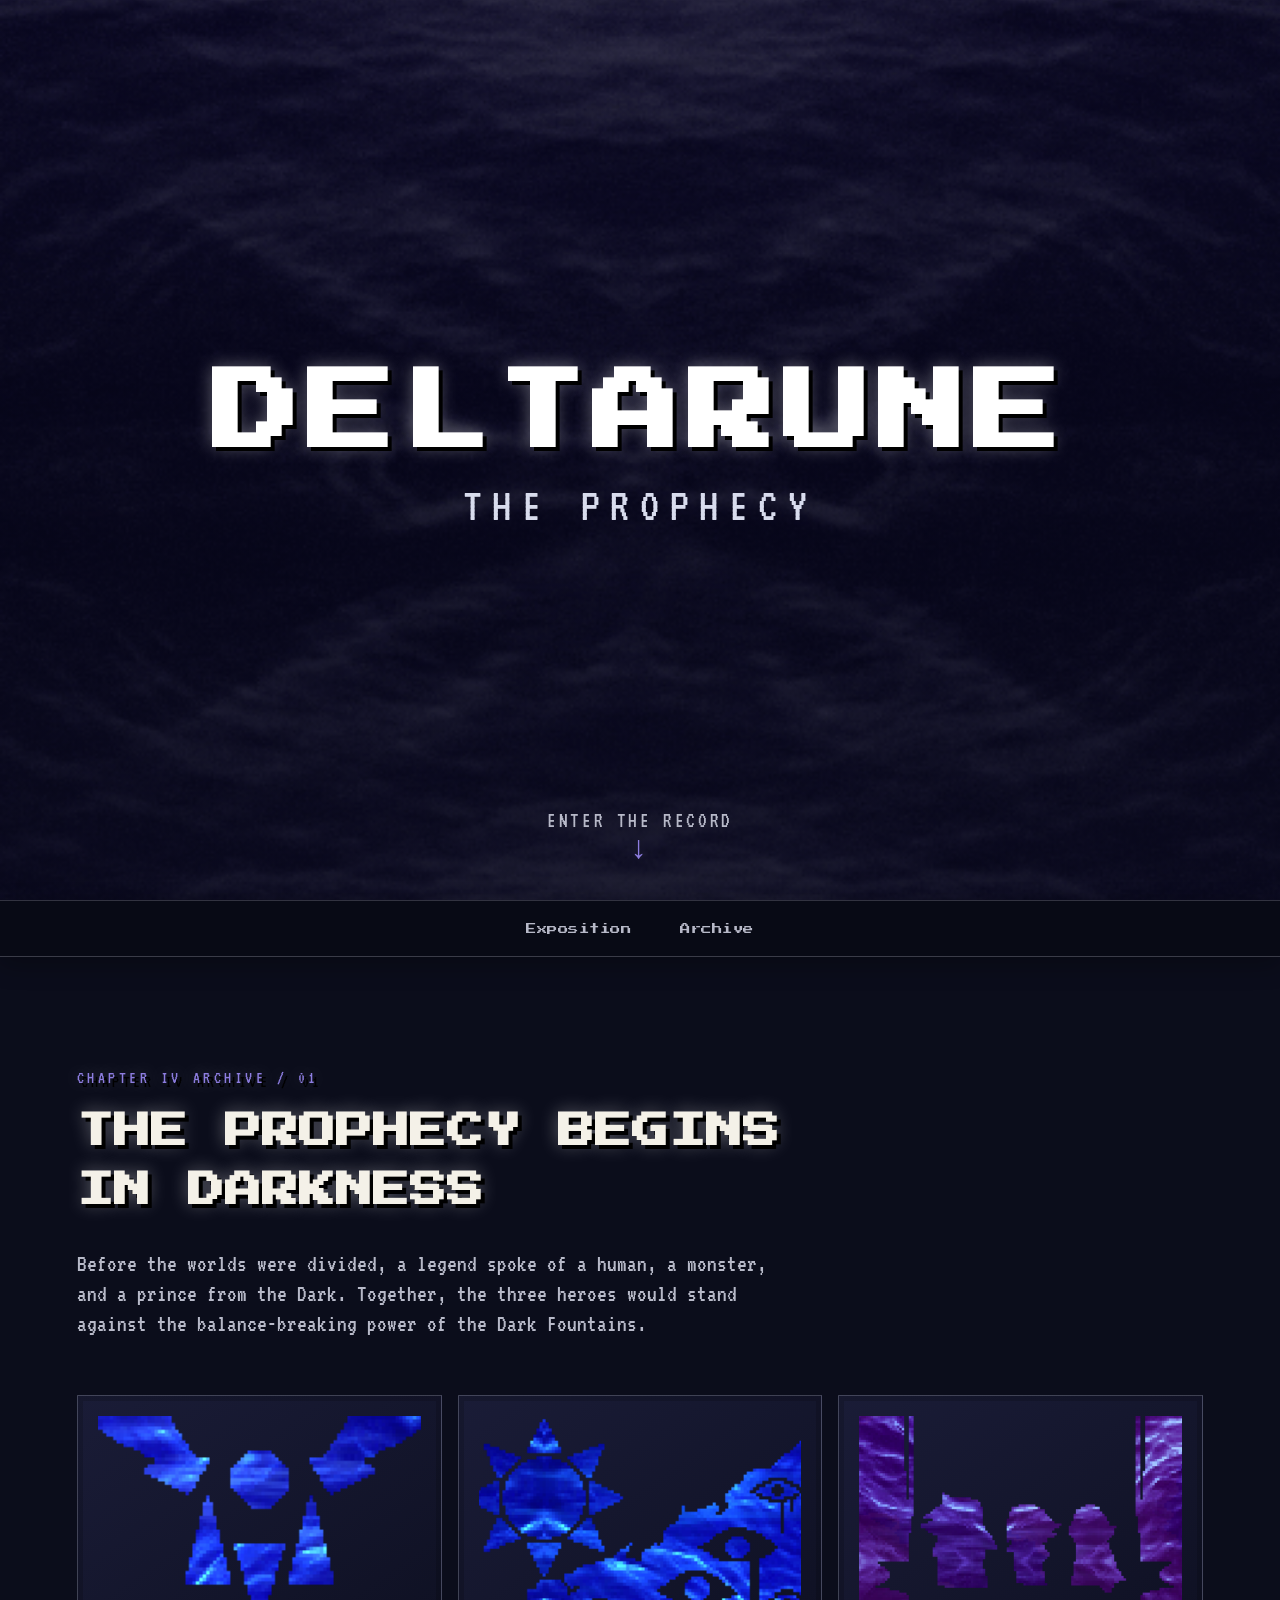
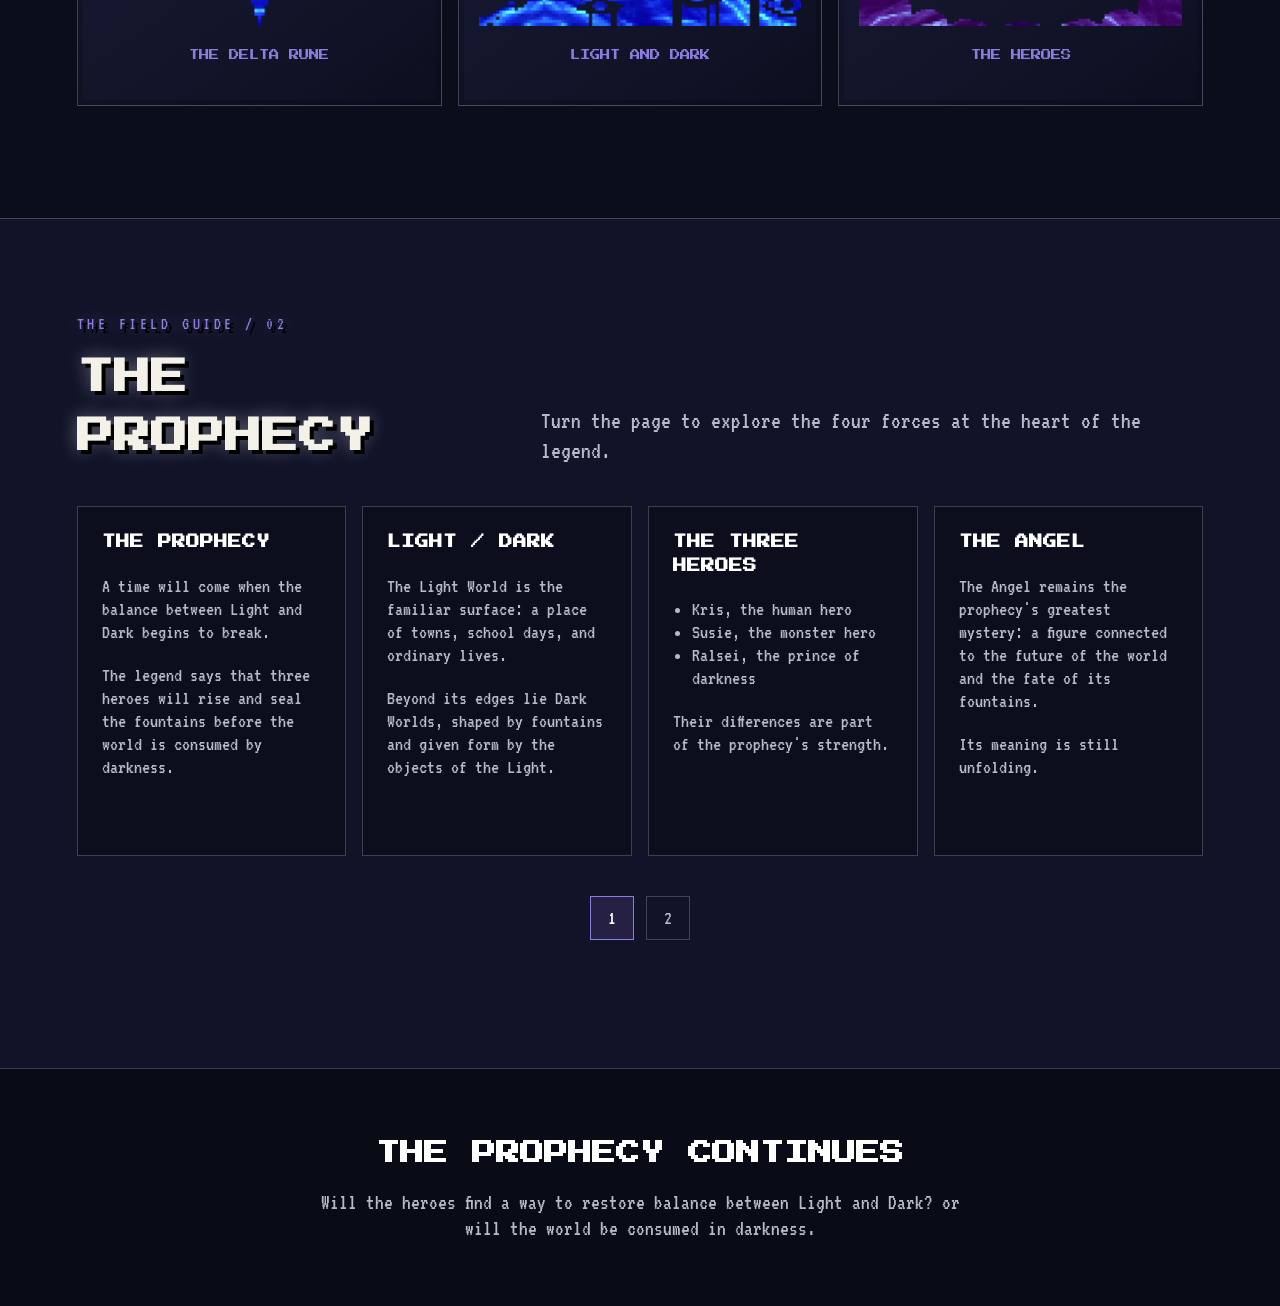
<file: Deltarune.html>
<!doctype html>
<html lang="en">
<head>
  <meta charset="UTF-8">
  <meta name="viewport" content="width=device-width, initial-scale=1.0">
  <title>Deltarune | The Prophecy</title>
  <link rel="preconnect" href="https://fonts.googleapis.com">
  <link rel="preconnect" href="https://fonts.gstatic.com" crossorigin>
  <link href="https://fonts.googleapis.com/css2?family=Press+Start+2P&family=VT323&display=swap" rel="stylesheet">
  <style>
    :root {
      background: #090b16;
      --ink: #f4f1e8;
      --muted: #b7b9c8;
      --violet: #8d7de0;
      --violet-dark: #252044;
      --panel: rgba(12, 13, 29, 0.86);
      --line: rgba(216, 220, 237, 0.24);
    }

    * {
      box-sizing: border-box;
    }

    body {
      margin: 0;
      min-height: 100vh;
      color: var(--ink);
      background: #090b16;
      font-family: 'VT323', monospace;
      font-size: 1.25rem;
    }

    .deltarune-hero {
      min-height: 100vh;
      display: flex;
      align-items: center;
      justify-content: center;
      text-align: center;
      background-image:
        linear-gradient(rgba(9, 11, 22, 0.45), rgba(9, 11, 22, 0.65)),
        url("IMAGE%20DEPTH.gif");
      background-size: cover;
      background-position: center;
      background-repeat: no-repeat;
    }

    .deltarune-title {
      margin: 0;
      color: #ffffff;
      font-family: 'Press Start 2P', monospace;
      font-size: clamp(2rem, 7vw, 5.5rem);
      letter-spacing: 0.08em;
      text-shadow: 4px 4px 0 #000000, 0 0 18px rgba(255, 255, 255, 0.35);
    }

    .deltarune-subtitle {
      margin: 1.5rem 0 0;
      color: #d8dced;
      font-family: 'VT323', monospace;
      font-size: clamp(1.75rem, 4vw, 3rem);
      letter-spacing: 0.22em;
    }

    .scroll-cue {
      position: absolute;
      bottom: 2rem;
      left: 50%;
      color: var(--muted);
      font-size: 1.35rem;
      letter-spacing: 0.12em;
      text-decoration: none;
      transform: translateX(-50%);
    }

    .scroll-cue::after {
      content: '↓';
      display: block;
      color: var(--violet);
      font-size: 2rem;
      text-align: center;
    }

    .deltarune-nav {
      position: sticky;
      top: 0;
      z-index: 10;
      border-top: 1px solid rgba(216, 220, 237, 0.2);
      border-bottom: 1px solid var(--line);
      background: rgba(9, 11, 22, 0.9);
      box-shadow: 0 8px 24px rgba(0, 0, 0, 0.28);
      backdrop-filter: blur(8px);
    }

    .deltarune-nav ul {
      width: min(1150px, 100%);
      display: flex;
      justify-content: center;
      gap: 0.75rem;
      margin: 0 auto;
      padding: 0.75rem 1.25rem;
      list-style: none;
    }

    .deltarune-nav a {
      display: block;
      padding: 0.6rem 1.1rem;
      border: 1px solid transparent;
      color: var(--muted);
      font-family: 'Press Start 2P', monospace;
      font-size: 0.65rem;
      letter-spacing: 0.05em;
      text-decoration: none;
      transition: color 0.25s ease, border-color 0.25s ease, background 0.25s ease;
    }

    .deltarune-nav a:hover,
    .deltarune-nav a:focus-visible {
      border-color: var(--violet);
      background: var(--violet-dark);
      color: #ffffff;
      outline: none;
    }

    .story-section {
      padding: 7rem clamp(1.25rem, 6vw, 7rem);
      background: #0b0d1b;
    }

    .story-intro,
    .archive-header,
    .archive-page {
      width: min(1150px, 100%);
      margin: 0 auto;
    }

    .eyebrow {
      margin: 0 0 1rem;
      color: var(--violet);
      font-size: 1.1rem;
      letter-spacing: 0.2em;
      text-transform: uppercase;
      text-shadow: 4px 4px 0 #000000, 0 0 18px rgba(255, 255, 255, 0.35);
    }

    .section-heading {
      max-width: 760px;
      margin: 0;
      font-family: 'Press Start 2P', monospace;
      font-size: clamp(1.3rem, 3vw, 2.3rem);
      line-height: 1.6;
      text-shadow: 4px 4px 0 #000000, 0 0 18px rgba(255, 255, 255, 0.35);
    }

    .story-copy {
      max-width: 700px;
      margin: 1.75rem 0 0;
      color: var(--muted);
      font-size: 1.5rem;
      line-height: 1.25;
    }

    .panel-row {
      display: grid;
      grid-template-columns: repeat(3, 1fr);
      gap: 1rem;
      margin-top: 3.5rem;
    }

    .chapter-panel {
      min-height: 210px;
      overflow: hidden;
      padding: 0;
      display: grid;
      place-items: center;
      padding: 1.25rem;
      border: 1px solid var(--line);
      background: linear-gradient(145deg, #1a1c37, #0d0f20);
      color: #777b9e;
      text-align: center;
      box-shadow: inset 0 0 0 5px rgba(0, 0, 0, 0.16);
    }

    .chapter-panel img {
      width: 100%;
      height: 100%;
      min-height: 210px;
      display: block;
      object-fit: cover;
      transition: transform 0.3s ease, filter 0.3s ease;
    }

    .chapter-panel:hover img {
      transform: scale(1.08);
      filter: brightness(1.12);
    }

    .chapter-panel span {
      display: block;
      color: var(--violet);
      font-family: 'Press Start 2P', monospace;
      font-size: 0.65rem;
      line-height: 1.8;
    }

    .archive-section {
      padding: 6rem clamp(1.25rem, 6vw, 7rem) 8rem;
      background: #111329;
      border-top: 1px solid var(--line);
    }

    .archive-header {
      display: flex;
      align-items: end;
      justify-content: space-between;
      gap: 2rem;
      margin-bottom: 2.5rem;
    }

    .archive-page {
      display: none;
      grid-template-columns: repeat(4, 1fr);
      gap: 1rem;
    }

    .archive-page.is-active {
      display: grid;
      animation: page-in 0.35s ease both;
    }

    .info-column {
      min-height: 350px;
      padding: 1.5rem;
      border: 1px solid var(--line);
      background: var(--panel);
    }

    .info-column h3 {
      margin: 0 0 1.25rem;
      color: #ffffff;
      font-family: 'Press Start 2P', monospace;
      font-size: 0.85rem;
      line-height: 1.7;
    }

    .info-column p,
    .info-column li {
      color: var(--muted);
      line-height: 1.15;
    }

    .info-column ul {
      padding-left: 1.2rem;
    }

    .pagination {
      display: flex;
      justify-content: center;
      gap: 0.75rem;
      margin-top: 2.5rem;
    }

    .page-button {
      min-width: 44px;
      min-height: 44px;
      border: 1px solid var(--line);
      background: transparent;
      color: var(--muted);
      cursor: pointer;
      font: inherit;
    }

    .page-button.is-active,
    .page-button:hover {
      border-color: var(--violet);
      background: var(--violet-dark);
      color: #ffffff;
    }

    .deltarune-footer {
      padding: 4rem 1.5rem;
      border-top: 1px solid var(--line);
      background: #090b16;
      text-align: center;
    }

    .deltarune-footer h2 {
      margin: 0 0 1rem;
      color: #ffffff;
      font-family: 'Press Start 2P', monospace;
      font-size: clamp(1rem, 2.5vw, 1.5rem);
      line-height: 1.7;
    }

    .deltarune-footer p {
      max-width: 650px;
      margin: 0 auto;
      color: var(--muted);
      font-size: 1.35rem;
      line-height: 1.2;
    }

    @keyframes page-in {
      from { opacity: 0; transform: translateY(10px); }
      to { opacity: 1; transform: translateY(0); }
    }

    @media (max-width: 800px) {
      .panel-row,
      .archive-page {
        grid-template-columns: 1fr 1fr;
      }

      .archive-header {
        display: block;
      }
    }

    @media (max-width: 520px) {
      .deltarune-nav a {
        padding: 0.55rem 0.7rem;
        font-size: 0.55rem;
      }

      .panel-row,
      .archive-page {
        grid-template-columns: 1fr;
      }
    }
  </style>
</head>
<body>
  <main class="deltarune-hero">
    <div>
      <h1 class="deltarune-title">DELTARUNE</h1>
      <p class="deltarune-subtitle">THE PROPHECY</p>
    </div>
    <a class="scroll-cue" href="#exposition">ENTER THE RECORD</a>
  </main>
  <nav class="deltarune-nav">
    <ul>
      <li><a href="#exposition">Exposition</a></li>
      <li><a href="#archive">Archive</a></li>
    </ul>
  </nav>

  <section class="story-section" id="exposition">
    <div class="story-intro">
      <p class="eyebrow">Chapter IV archive / 01</p>
      <h2 class="section-heading">THE PROPHECY BEGINS IN DARKNESS</h2>
      <p class="story-copy">
        Before the worlds were divided, a legend spoke of a human, a monster,
        and a prince from the Dark. Together, the three heroes would stand
        against the balance-breaking power of the Dark Fountains.
      </p>

      <div class="panel-row" aria-label="Chapter 4 panel placeholders">
        <div class="chapter-panel">
          <img src="Recursos/Prophecy_screenshot_initial2.png" alt="Initial prophecy scene from Deltarune Chapter 4">
          <p><span>THE DELTA RUNE</span></p>
        </div>
        <div class="chapter-panel">
          <img src="Recursos/Prophecy_screenshot_main1.png" alt="Main prophecy scene from Deltarune Chapter 4">
          <p><span>LIGHT AND DARK</span></p>
        </div>
        <div class="chapter-panel">
          <img src="Recursos/Prophecy_screenshot_heroes1_2nd_Sanctuary.png" alt="The heroes in the second sanctuary from Deltarune Chapter 4">
          <p><span>THE HEROES</span></p>
        </div>
      </div>
    </div>
  </section>

  <section class="archive-section" id="archive">
    <div class="archive-header">
      <div>
        <p class="eyebrow">The field guide / 02</p>
        <h2 class="section-heading">THE PROPHECY</h2>
      </div>
      <p class="story-copy">Turn the page to explore the four forces at the heart of the legend.</p>
    </div>

    <div class="archive-page is-active" data-page="1">
      <article class="info-column">
        <h3>THE PROPHECY</h3>
        <p>A time will come when the balance between Light and Dark begins to break.</p>
        <p>The legend says that three heroes will rise and seal the fountains before the world is consumed by darkness.</p>
      </article>
      <article class="info-column">
        <h3>LIGHT / DARK</h3>
        <p>The Light World is the familiar surface: a place of towns, school days, and ordinary lives.</p>
        <p>Beyond its edges lie Dark Worlds, shaped by fountains and given form by the objects of the Light.</p>
      </article>
      <article class="info-column">
        <h3>THE THREE HEROES</h3>
        <ul>
          <li>Kris, the human hero</li>
          <li>Susie, the monster hero</li>
          <li>Ralsei, the prince of darkness</li>
        </ul>
        <p>Their differences are part of the prophecy's strength.</p>
      </article>
      <article class="info-column">
        <h3>THE ANGEL</h3>
        <p>The Angel remains the prophecy's greatest mystery: a figure connected to the future of the world and the fate of its fountains.</p>
        <p>Its meaning is still unfolding.</p>
      </article>
    </div>

    <div class="archive-page" data-page="2">
      <article class="info-column"><h3>THE FOUNTAINS</h3><p>Dark Fountains bring a new world into being. Their growing number threatens the boundary between Light and Dark.</p></article>
      <article class="info-column"><h3>THE BALANCE</h3><p>The prophecy is not simply a battle between good and evil. It is a warning about what happens when either side overwhelms the other.</p></article>
      <article class="info-column"><h3>THE JOURNEY</h3><p>Every Dark World reveals another part of the legend, while the heroes discover what their roles truly demand.</p></article>
      <article class="info-column"><h3>THE UNKNOWN</h3><p>Some answers have not yet been written. The prophecy is a record of what may happen, not a map of every choice.</p></article>
    </div>

    <nav class="pagination" aria-label="Prophecy pages">
      <button class="page-button is-active" type="button" data-page-button="1" aria-label="Page 1">1</button>
      <button class="page-button" type="button" data-page-button="2" aria-label="Page 2">2</button>
    </nav>
  </section>

  <footer class="deltarune-footer">
    <h2>THE PROPHECY CONTINUES</h2>
    <p>Will the heroes find a way to restore balance between Light and Dark? or will the world be consumed in darkness.</p>
  </footer>

  <script>
    const pageButtons = document.querySelectorAll('[data-page-button]');
    const pages = document.querySelectorAll('[data-page]');

    pageButtons.forEach((button) => {
      button.addEventListener('click', () => {
        const selectedPage = button.dataset.pageButton;

        pages.forEach((page) => {
          page.classList.toggle('is-active', page.dataset.page === selectedPage);
        });

        pageButtons.forEach((pageButton) => {
          pageButton.classList.toggle('is-active', pageButton === button);
        });
      });
    });
  </script>
</body>
</html>
</file>
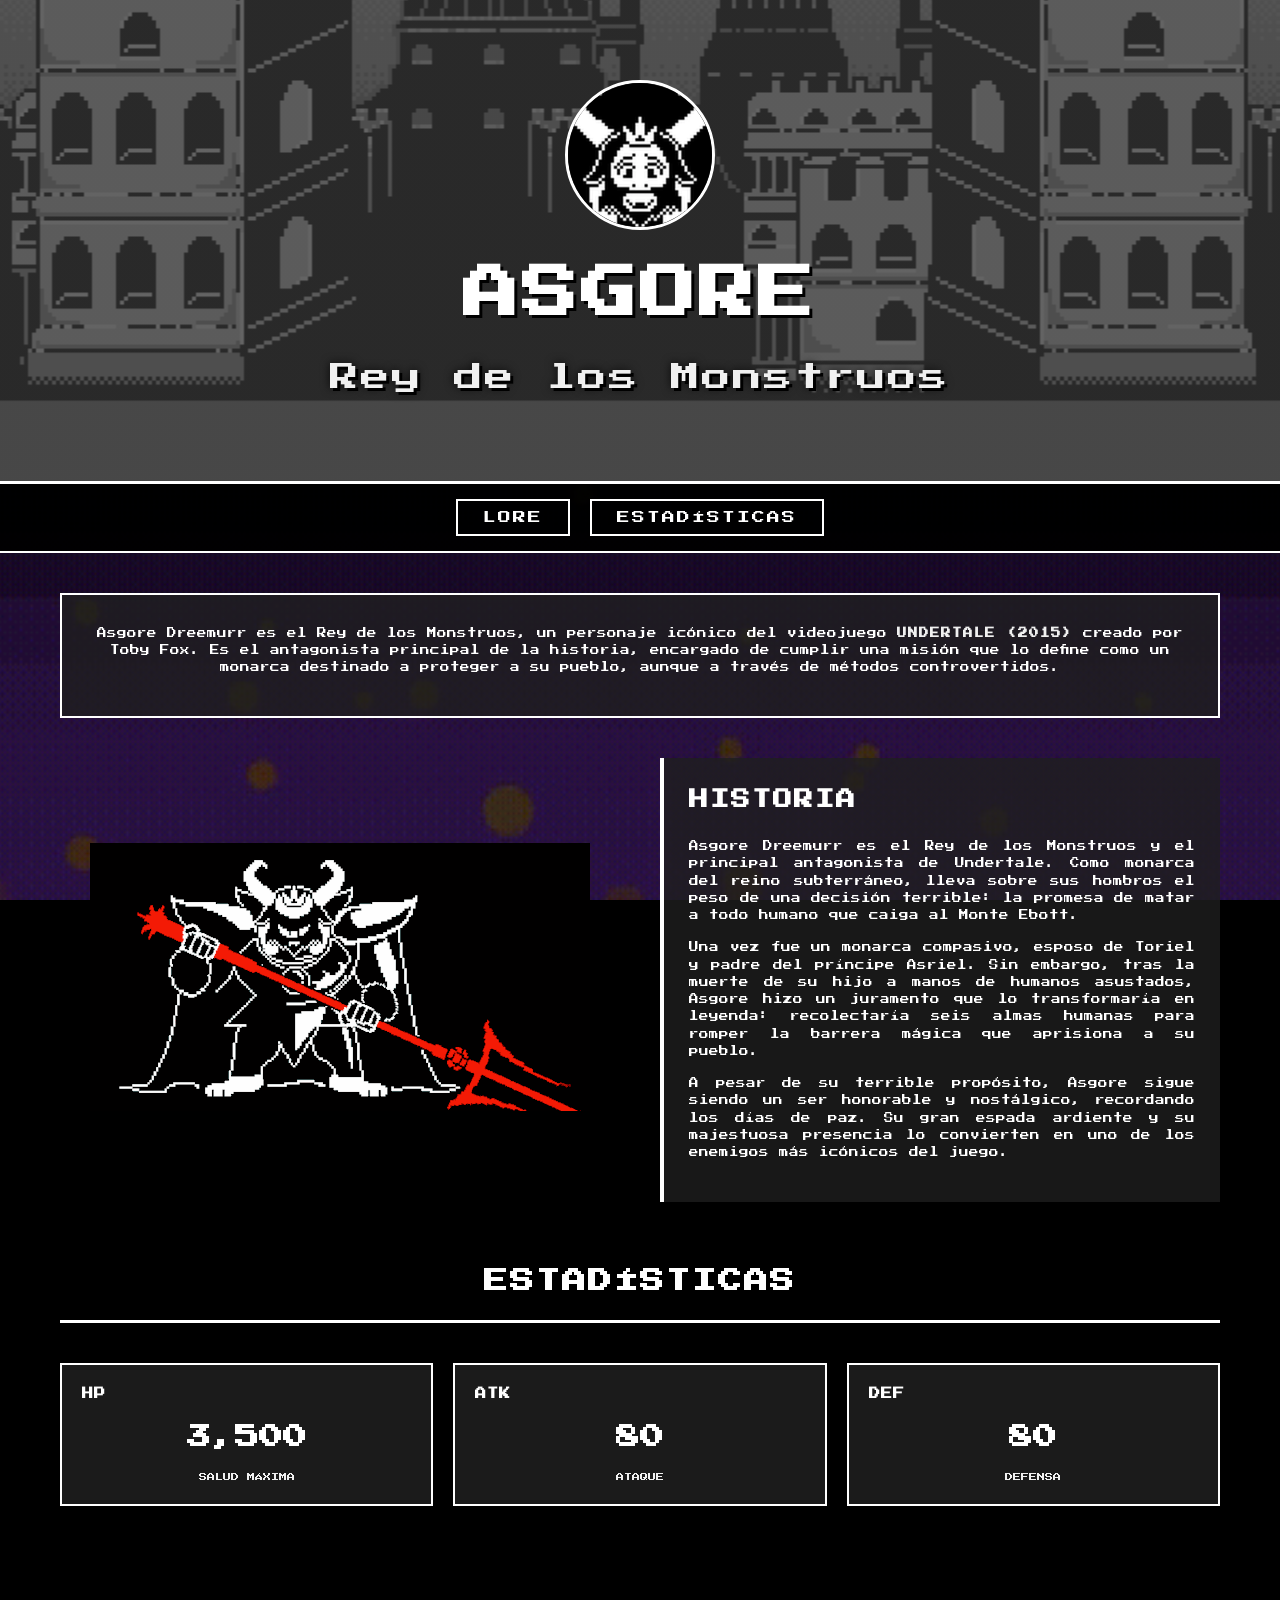
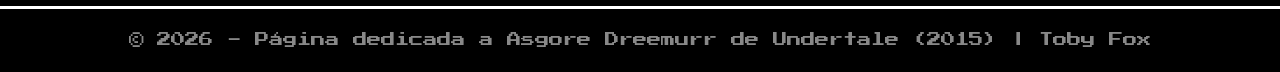
<file: Jeremy_Menten_Undertale_Examen.html>
<!DOCTYPE html>
<html lang="es">
<head>
    <meta charset="UTF-8">
    <meta name="viewport" content="width=device-width, initial-scale=1.0">
    <title>Asgore - Undertale</title>
    <link rel="preconnect" href="https://fonts.googleapis.com">
    <link rel="preconnect" href="https://fonts.gstatic.com" crossorigin>
    <link href="https://fonts.googleapis.com/css2?family=Press+Start+2P&display=swap" rel="stylesheet">
    <style>
        :root {
            --bg-black: #000000;
            --text-white: #ffffff;
            --accent-white: #f0f0f0;
            --border-color: #ffffff;
        }

        * {
            margin: 0;
            padding: 0;
            box-sizing: border-box;
        }

        body {
            background-color: var(--bg-black);
            background-image: linear-gradient(rgba(0, 0, 0, 0.7), rgba(0, 0, 0, 0.7)), url('Recursos/ezgif-2-44ae24f4445a.gif');
            background-size: cover;
            background-position: center;
            background-attachment: fixed;
            color: var(--text-white);
            font-family: 'Press Start 2P', 'Courier New', monospace;
            line-height: 1.6;
            min-height: 100vh;
        }

        .hero-header {
            background: url('Recursos/New_Home_location.webp');
            background-size: cover;
            background-position: center;
            padding: 80px 20px;
            border-bottom: 3px solid var(--border-color);
            text-align: center;
            position: relative;
            min-height: 400px;
            display: flex;
            flex-direction: column;
            align-items: center;
            justify-content: center;
        }

        .hero-header::before {
            content: '';
            position: absolute;
            top: 0;
            left: 0;
            right: 0;
            bottom: 0;
            background: linear-gradient(rgba(0, 0, 0, 0.5), rgba(0, 0, 0, 0.5));
            z-index: 1;
        }

        .hero-header > * {
            position: relative;
            z-index: 2;
        }

        .hero-icon {
            width: 150px;
            height: 150px;
            border-radius: 50%;
            background-color: var(--bg-black);
            border: 3px solid var(--border-color);
            display: flex;
            align-items: center;
            justify-content: center;
            margin: 0 auto 20px;
            overflow: hidden;
        }

        .hero-icon img {
            width: 100%;
            height: 100%;
            object-fit: cover;
        }

        .hero-title {
            font-size: 3.5em;
            font-weight: bold;
            letter-spacing: 3px;
            text-shadow: 3px 3px 0 #000;
            margin-bottom: 15px;
        }

        .hero-subtitle {
            font-size: 1.8em;
            letter-spacing: 2px;
            color: var(--accent-white);
            text-shadow: 3px 3px 0 #000, 0 0 10px rgba(0, 0, 0, 0.8);
        }

        .nav-tabs {
            position: sticky;
            top: 0;
            z-index: 100;
            background: rgba(0, 0, 0, 0.95);
            border-bottom: 2px solid var(--border-color);
            display: flex;
            justify-content: center;
            gap: 20px;
            padding: 15px;
            flex-wrap: wrap;
        }

        .nav-btn {
            padding: 10px 25px;
            background-color: transparent;
            border: 2px solid var(--border-color);
            color: var(--text-white);
            font-size: 0.8em;
            font-family: 'Press Start 2P', monospace;
            letter-spacing: 2px;
            cursor: pointer;
            text-transform: uppercase;
            transition: all 0.3s ease;
        }

        .nav-btn:hover {
            background-color: var(--border-color);
            color: var(--bg-black);
        }

        .nav-btn.active {
            background-color: var(--border-color);
            color: var(--bg-black);
        }

        .container {
            max-width: 1200px;
            margin: 0 auto;
            padding: 40px 20px;
        }

        .intro-description {
            background-color: rgba(30, 30, 30, 0.8);
            border: 2px solid var(--border-color);
            padding: 30px;
            margin-bottom: 40px;
            line-height: 1.8;
            font-size: 0.6em;
            text-align: center;
        }

        .intro-description p {
            margin-bottom: 10px;
        }

        .intro-description .game-reference {
            color: var(--accent-white);
            font-weight: bold;
            text-transform: uppercase;
            letter-spacing: 1px;
        }

        #lore {
            margin-top: 40px;
        }

        #stats {
            margin-top: 40px;
        }

        .lore-content {
            display: grid;
            grid-template-columns: 1fr 1fr;
            gap: 40px;
            align-items: center;
            margin-bottom: 60px;
        }

        .lore-image {
            text-align: center;
        }

        .lore-image img {
            max-width: 100%;
            height: auto;
        }

        .lore-text {
            background-color: rgba(30, 30, 30, 0.8);
            border-left: 4px solid var(--border-color);
            padding: 25px;
            line-height: 1.8;
            font-size: 1em;
        }

        .lore-text h2 {
            font-size: 1.2em;
            margin-bottom: 20px;
            letter-spacing: 2px;
            text-transform: uppercase;
        }

        .lore-text p {
            margin-bottom: 15px;
            text-align: justify;
            font-size: 0.6em;
        }

        .stats-section h2 {
            font-size: 1.5em;
            text-transform: uppercase;
            margin-bottom: 40px;
            text-align: center;
            border-bottom: 3px solid var(--border-color);
            padding-bottom: 20px;
            letter-spacing: 2px;
        }

        .stats-grid {
            display: grid;
            grid-template-columns: 1fr 1fr 1fr;
            gap: 20px;
        }

        .stat-item {
            background-color: rgba(30, 30, 30, 0.9);
            padding: 20px;
            border: 2px solid var(--border-color);
            text-align: center;
        }

        .stat-label {
            display: flex;
            justify-content: space-between;
            margin-bottom: 12px;
            font-weight: bold;
            font-size: 0.7em;
            text-transform: uppercase;
            letter-spacing: 1px;
        }

        .stat-bar {
            background-color: #000;
            border: 2px solid var(--border-color);
            height: 35px;
            position: relative;
            overflow: hidden;
        }

        .stat-fill {
            height: 100%;
            display: flex;
            align-items: center;
            justify-content: flex-end;
            padding-right: 10px;
            color: var(--text-white);
            font-weight: bold;
            font-size: 1em;
            text-shadow: 1px 1px 2px rgba(0, 0, 0, 0.8);
            transition: width 0.5s ease;
        }

        .stat-fill.health {
            background: linear-gradient(90deg, #cc0000, #ff0000);
        }

        .stat-fill.defense {
            background: linear-gradient(90deg, #cc8800, #ffaa00);
        }

        .stat-fill.attack {
            background: linear-gradient(90deg, #ff3333, #cc0000);
        }

        footer {
            margin-top: 60px;
            padding: 20px;
            text-align: center;
            border-top: 3px solid var(--border-color);
            color: #888;
            font-size: 0.9em;
        }

        @media (max-width: 768px) {
            .lore-content {
                grid-template-columns: 1fr;
                gap: 20px;
            }

            .stats-grid {
                grid-template-columns: 1fr;
            }

            .hero-title {
                font-size: 2.5em;
            }

            .nav-tabs {
                gap: 10px;
            }

            .nav-btn {
                padding: 8px 15px;
                font-size: 0.9em;
            }
        }
    </style>
</head>
<body>
    <header class="hero-header">
        <div class="hero-icon">
            <img src="Recursos/Asgore_Dreemurr_face.webp" alt="Asgore Icon">
        </div>
        <h1 class="hero-title"> ASGORE </h1>
        <p class="hero-subtitle">Rey de los Monstruos</p>
    </header>

    <nav class="nav-tabs">
        <button class="nav-btn" onclick="scrollToSection('lore')">LORE</button>
        <button class="nav-btn" onclick="scrollToSection('stats')">ESTADÍSTICAS</button>
    </nav>

    <div class="container">
        <div class="intro-description">
            <p>
                Asgore Dreemurr es el Rey de los Monstruos, un personaje icónico del videojuego 
                <span class="game-reference">Undertale (2015)</span> creado por Toby Fox. Es el antagonista principal de la historia, encargado de cumplir una misión que lo define como un monarca destinado a proteger a su pueblo, aunque a través de métodos controvertidos.
            </p>
        </div>

        <section id="lore">
            <div class="lore-content">
                <div class="lore-image">
                    <img src="Recursos/Asgore_Dreemurr.webp" alt="Asgore Dreemurr">
                </div>
                <div class="lore-text">
                    <h2>Historia</h2>
                    <p>
                        Asgore Dreemurr es el Rey de los Monstruos y el principal antagonista de Undertale. Como monarca del reino subterráneo, lleva sobre sus hombros el peso de una decisión terrible: la promesa de matar a todo humano que caiga al Monte Ebott.
                    </p>
                    <p>
                        Una vez fue un monarca compasivo, esposo de Toriel y padre del príncipe Asriel. Sin embargo, tras la muerte de su hijo a manos de humanos asustados, Asgore hizo un juramento que lo transformaría en leyenda: recolectaría seis almas humanas para romper la barrera mágica que aprisiona a su pueblo.
                    </p>
                    <p>
                        A pesar de su terrible propósito, Asgore sigue siendo un ser honorable y nostálgico, recordando los días de paz. Su gran espada ardiente y su majestuosa presencia lo convierten en uno de los enemigos más icónicos del juego.
                    </p>
                </div>
            </div>
        </section>

        <section id="stats">
            <div class="stats-section">
                <h2> ESTADÍSTICAS </h2>
                <div class="stats-grid">
                    <div class="stat-item">
                        <div class="stat-label">
                            <span>HP</span>
                        </div>
                        <div style="font-size: 1.5em; margin: 15px 0; font-weight: bold;">
                            3,500
                        </div>
                        <div style="font-size: 0.5em; color: var(--accent-white);">
                            SALUD MÁXIMA
                        </div>
                    </div>

                    <div class="stat-item">
                        <div class="stat-label">
                            <span>ATK</span>
                        </div>
                        <div style="font-size: 1.5em; margin: 15px 0; font-weight: bold;">
                            80
                        </div>
                        <div style="font-size: 0.5em; color: var(--accent-white);">
                            ATAQUE
                        </div>
                    </div>

                    <div class="stat-item">
                        <div class="stat-label">
                            <span>DEF</span>
                        </div>
                        <div style="font-size: 1.5em; margin: 15px 0; font-weight: bold;">
                            80
                        </div>
                        <div style="font-size: 0.5em; color: var(--accent-white);">
                            DEFENSA
                        </div>
                    </div>
                </div>
            </div>
        </section>
    </div>

    <footer>
        <p>© 2026 - Página dedicada a Asgore Dreemurr de Undertale (2015) | Toby Fox</p>
    </footer>

    <script>
        function scrollToSection(sectionId) {
            const element = document.getElementById(sectionId);
            element.scrollIntoView({ behavior: 'smooth' });
        }
    </script>
</body>
</html>
</file>
